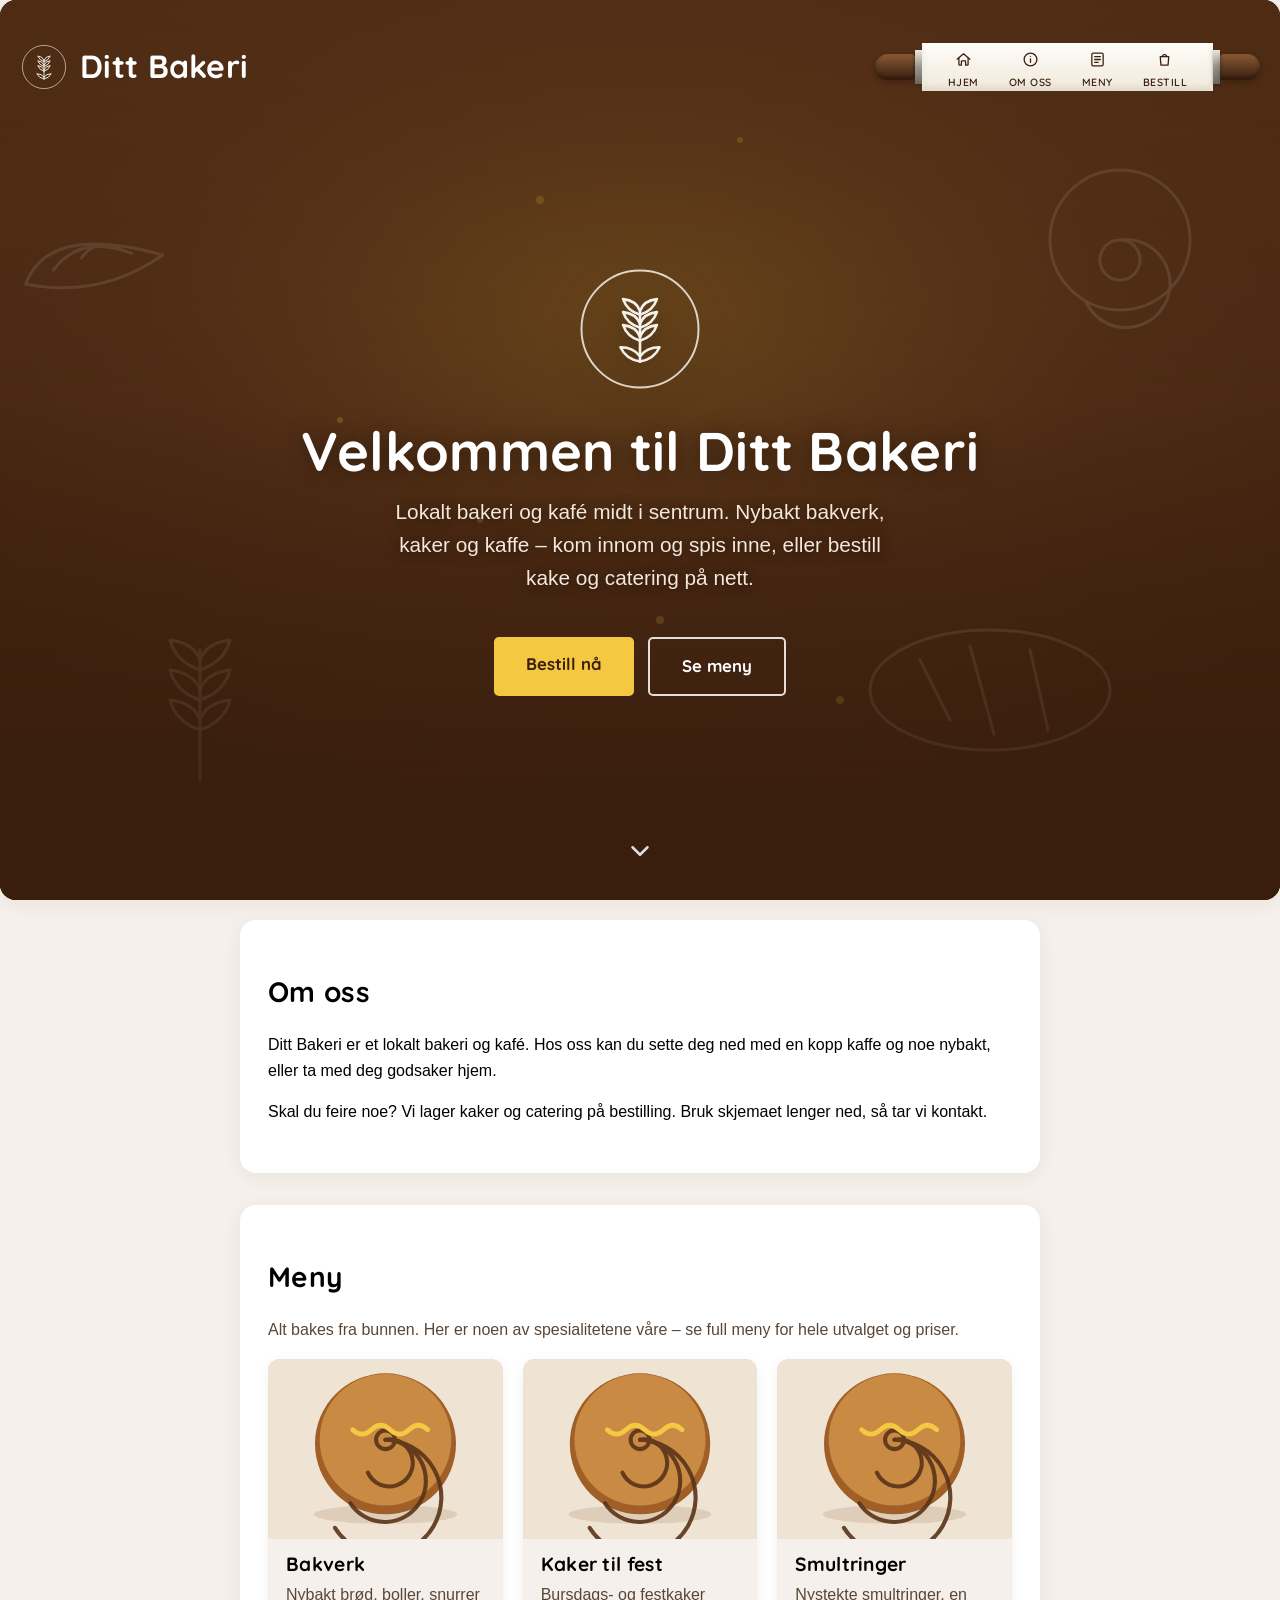
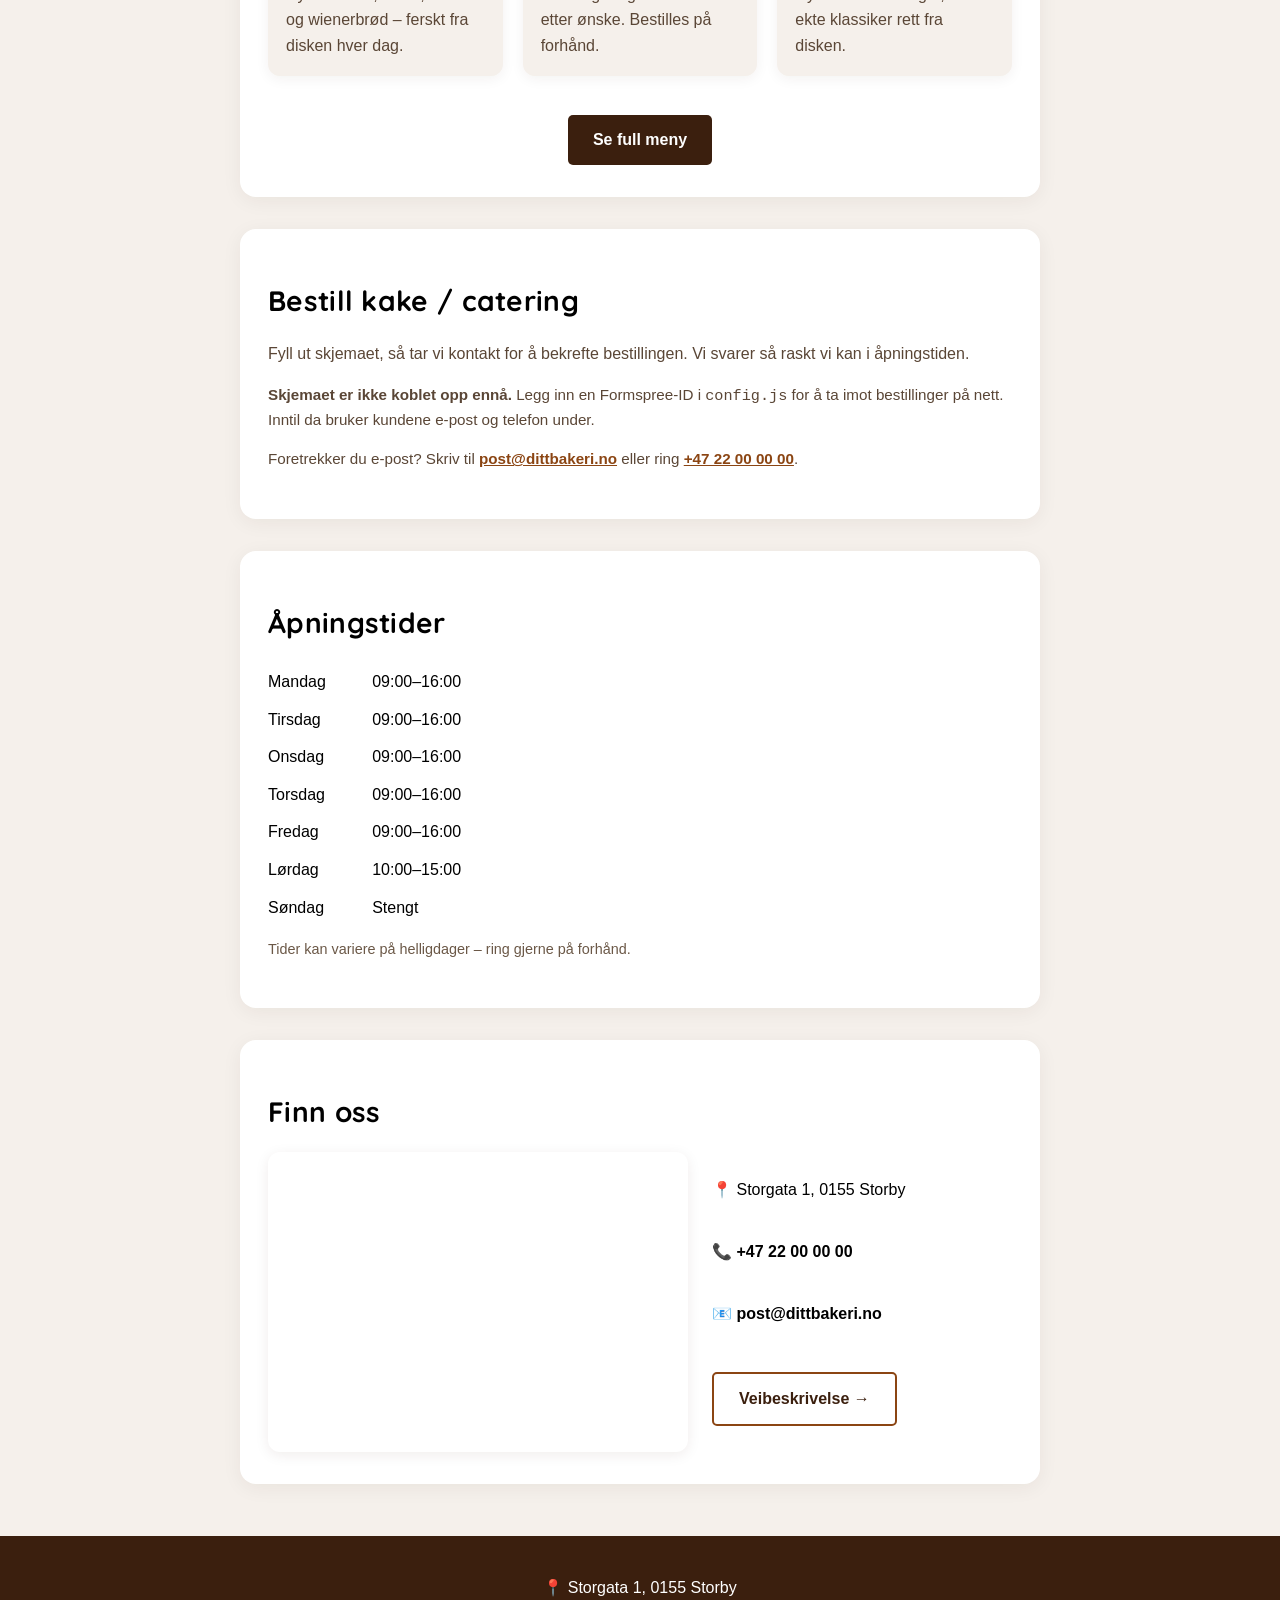
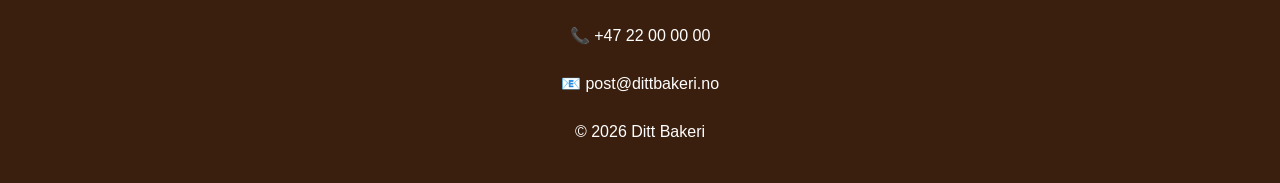
<file: index.html>
<!DOCTYPE html>
<html lang="nb">
<head>
  <meta charset="UTF-8">
  <meta name="viewport" content="width=device-width, initial-scale=1.0">

  <!-- ════════════════════════════════════════════════════════════════════════
       GENERERT BLOKK – ikke skriv kundedata her for hånd.

       Fyll ut config.js, åpne verktoy/publiser.html i nettleseren, og lim inn
       blokka den lager. Head-en MÅ være statisk fordi Facebook, LinkedIn og
       Slack ikke kjører JavaScript når de lager forhåndsvisning av en lenke –
       de leser bare rå HTML. Fylte vi den i kjøretid, ville en deling vise
       malens plassholdertekst i stedet for kundens navn.
       ════════════════════════════════════════════════════════════════════════ -->
  <title>Ditt Bakeri – Bakeri og kafé i Storby</title>
  <meta name="description" content="Ditt Bakeri – lokalt bakeri og kafé. Nybakt bakverk, kaker og kaffe. Spis inne, eller forhåndsbestill kake og catering på nett.">
  <link rel="canonical" href="https://brukernavn.github.io/ditt-bakeri/">
  <link rel="icon" href="Bilder/logo.svg" type="image/svg+xml">
  <meta property="og:type" content="website">
  <meta property="og:site_name" content="Ditt Bakeri">
  <meta property="og:locale" content="nb_NO">
  <meta property="og:title" content="Ditt Bakeri – Bakeri og kafé i Storby">
  <meta property="og:description" content="Nybakt bakverk, kaker og kaffe. Spis inne, eller forhåndsbestill kake og catering på nett.">
  <meta property="og:url" content="https://brukernavn.github.io/ditt-bakeri/">
  <meta property="og:image" content="https://brukernavn.github.io/ditt-bakeri/Bilder/delingsbilde.png">
  <meta property="og:image:width" content="1200">
  <meta property="og:image:height" content="630">
  <meta property="og:image:alt" content="Ditt Bakeri – lokalt bakeri og kafé">
  <meta name="twitter:card" content="summary_large_image">
  <meta name="twitter:image" content="https://brukernavn.github.io/ditt-bakeri/Bilder/delingsbilde.png">
  <script type="application/ld+json">
  {
    "@context": "https://schema.org",
    "@type": "Bakery",
    "@id": "https://brukernavn.github.io/ditt-bakeri/",
    "name": "Ditt Bakeri",
    "url": "https://brukernavn.github.io/ditt-bakeri/",
    "image": "https://brukernavn.github.io/ditt-bakeri/Bilder/delingsbilde.png",
    "telephone": "+47 22 00 00 00",
    "email": "post@dittbakeri.no",
    "priceRange": "$$",
    "servesCuisine": ["Bakverk", "Kaker", "Kaffe"],
    "areaServed": "Storby",
    "address": {
      "@type": "PostalAddress",
      "streetAddress": "Storgata 1",
      "addressLocality": "Storby",
      "postalCode": "0155",
      "addressRegion": "Oslo",
      "addressCountry": "NO"
    },
    "geo": { "@type": "GeoCoordinates", "latitude": 59.9138688, "longitude": 10.7522454 },
    "openingHoursSpecification": [
      { "@type": "OpeningHoursSpecification", "dayOfWeek": ["Monday","Tuesday","Wednesday","Thursday","Friday"], "opens": "09:00", "closes": "16:00" },
      { "@type": "OpeningHoursSpecification", "dayOfWeek": ["Saturday"], "opens": "10:00", "closes": "15:00" }
    ]
  }
  </script>
  <!-- ═══════════════════════ SLUTT GENERERT BLOKK ═══════════════════════ -->

  <link rel="preconnect" href="https://fonts.googleapis.com">
  <link rel="preconnect" href="https://fonts.gstatic.com" crossorigin>
  <link href="https://fonts.googleapis.com/css2?family=Quicksand:wght@500;600;700&display=swap" rel="stylesheet">
  <link rel="stylesheet" href="CSS/style.css">

  <!-- config.js FØR mal.js: mal.js setter fargene på :root med én gang, så du
       aldri ser malens farger blinke før kundens rekker å tre i kraft. -->
  <script src="config.js"></script>
  <script src="JS/mal.js"></script>

  <noscript><style>.reveal{opacity:1;transform:none}</style></noscript>
</head>
<body>
  <a class="skip-link" href="#innhold">Hopp til innhold</a>

  <header class="over-hero">
    <a class="brand" href="#hjem" aria-label="Til toppen">
      <img src="Bilder/logo.svg" data-bak-src="bilder.logo" alt="" class="header-logo" width="48" height="48">
      <h1 data-bak="bedrift.navn">Ditt Bakeri</h1>
    </a>

    <nav class="kjevle-nav" aria-label="Hovednavigasjon">
      <span class="kjevle-handle" aria-hidden="true"></span>
      <span class="kjevle-ring" aria-hidden="true"></span>
      <ul class="kjevle-list">
        <li>
          <a href="#hjem" class="kjevle-link">
            <span class="kjevle-icon-wrap">
              <svg viewBox="0 0 24 24" fill="none" stroke="currentColor" stroke-width="1.8" stroke-linecap="round" stroke-linejoin="round" aria-hidden="true"><path d="M3 11.5 12 4l9 7.5"/><path d="M5.5 10v9a1 1 0 0 0 1 1H9v-5a1 1 0 0 1 1-1h4a1 1 0 0 1 1 1v5h2.5a1 1 0 0 0 1-1v-9"/></svg>
            </span>
            <span class="kjevle-label">Hjem</span>
          </a>
        </li>
        <li>
          <a href="#om-oss" class="kjevle-link">
            <span class="kjevle-icon-wrap">
              <svg viewBox="0 0 24 24" fill="none" stroke="currentColor" stroke-width="1.8" stroke-linecap="round" stroke-linejoin="round" aria-hidden="true"><circle cx="12" cy="12" r="9"/><line x1="12" y1="11" x2="12" y2="16"/><circle cx="12" cy="7.5" r="0.9" fill="currentColor" stroke="none"/></svg>
            </span>
            <span class="kjevle-label">Om oss</span>
          </a>
        </li>
        <li>
          <a href="Meny.html" class="kjevle-link">
            <span class="kjevle-icon-wrap">
              <svg viewBox="0 0 24 24" fill="none" stroke="currentColor" stroke-width="1.8" stroke-linecap="round" stroke-linejoin="round" aria-hidden="true"><rect x="4" y="3" width="16" height="18" rx="2"/><path d="M8 8h8M8 12h8M8 16h5"/></svg>
            </span>
            <span class="kjevle-label">Meny</span>
          </a>
        </li>
        <li>
          <a href="#bestill" class="kjevle-link">
            <span class="kjevle-icon-wrap">
              <svg viewBox="0 0 24 24" fill="none" stroke="currentColor" stroke-width="1.8" stroke-linecap="round" stroke-linejoin="round" aria-hidden="true"><path d="M6 8h12l-1 12H7L6 8z"/><path d="M9 8a3 3 0 0 1 6 0"/></svg>
            </span>
            <span class="kjevle-label">Bestill</span>
          </a>
        </li>
      </ul>
      <span class="kjevle-ring" aria-hidden="true"></span>
      <span class="kjevle-handle" aria-hidden="true"></span>
    </nav>
  </header>

  <section class="hero-full" id="hjem">
    <div class="hero-full__bg" aria-hidden="true"></div>
    <div class="hero-full__content">
      <img src="Bilder/logo.svg" data-bak-src="bilder.logo" alt="" class="hero-full__logo reveal is-visible" width="130" height="130">
      <h2 class="reveal is-visible reveal-delay-1" data-bak="bedrift.heroTittel">Velkommen til Ditt Bakeri</h2>
      <p class="reveal is-visible reveal-delay-2" data-bak="bedrift.heroIngress">Lokalt bakeri og kafé midt i sentrum. Nybakt bakverk, kaker og kaffe – kom innom og spis inne, eller bestill kake og catering på nett.</p>
      <div class="hero-full__cta reveal is-visible reveal-delay-3">
        <a href="#bestill" class="knapp">Bestill nå</a>
        <a href="Meny.html" class="knapp knapp--sekundaer">Se meny</a>
      </div>
    </div>
    <a href="#om-oss" class="scroll-hint" aria-label="Bla ned">
      <svg viewBox="0 0 24 24" fill="none" stroke="currentColor" stroke-width="2" stroke-linecap="round" stroke-linejoin="round" aria-hidden="true"><polyline points="6 9 12 15 18 9"/></svg>
    </a>
  </section>

  <main id="innhold">

    <!-- ===== OM OSS ===== -->
    <section class="reveal" id="om-oss">
      <h2>Om oss</h2>
      <div data-bak-avsnitt="bedrift.omOss">
        <p>Ditt Bakeri er et lokalt bakeri og kafé. Hos oss kan du sette deg ned med en kopp kaffe og noe nybakt, eller ta med deg godsaker hjem.</p>
        <p>Skal du feire noe? Vi lager kaker og catering på bestilling. Bruk skjemaet lenger ned, så tar vi kontakt.</p>
      </div>
    </section>

    <!-- ===== MENY (smakebit) =====
         Kortene bygges fra config.produkter. Innholdet under er fallback
         som vises hvis JavaScript er slått av. -->
    <section class="reveal" id="meny">
      <h2>Meny</h2>
      <p class="seksjon-ingress">Alt bakes fra bunnen. Her er noen av spesialitetene våre – se full meny for hele utvalget og priser.</p>

      <div class="produkt-grid">
        <article class="produkt-kort">
          <img src="Bilder/produkt.svg" alt="Ferskt bakverk i disken" class="produkt-bilde" width="800" height="800" loading="lazy">
          <h3>Bakverk</h3>
          <p>Nybakt brød, boller, snurrer og wienerbrød – ferskt fra disken hver dag.</p>
        </article>
        <article class="produkt-kort">
          <img src="Bilder/produkt.svg" alt="Kake pyntet til fest" class="produkt-bilde" width="800" height="800" loading="lazy">
          <h3>Kaker til fest</h3>
          <p>Bursdags- og festkaker etter ønske. Bestilles på forhånd.</p>
        </article>
        <article class="produkt-kort">
          <img src="Bilder/produkt.svg" alt="Nystekte smultringer" class="produkt-bilde" width="800" height="800" loading="lazy">
          <h3>Smultringer</h3>
          <p>Nystekte smultringer, en ekte klassiker rett fra disken.</p>
        </article>
      </div>

      <div class="meny-cta">
        <a href="Meny.html" class="knapp">Se full meny</a>
      </div>
    </section>

    <!-- ===== BESTILLING =====
         Skjemaets action/_next/_subject settes fra config.bestilling.
         Uten Formspree-ID skjules skjemaet, og e-post/telefon vises i stedet –
         bedre enn et skjema som stille kaster bestillingene i havet. -->
    <section class="reveal" id="bestill">
      <h2>Bestill kake / catering</h2>
      <p class="seksjon-ingress">Fyll ut skjemaet, så tar vi kontakt for å bekrefte bestillingen. Vi svarer så raskt vi kan i åpningstiden.</p>

      <p class="skjema-fallback" data-bak-skjema-mangler hidden>
        <strong>Skjemaet er ikke koblet opp ennå.</strong> Legg inn en Formspree-ID i
        <code>config.js</code> for å ta imot bestillinger på nett. Inntil da bruker
        kundene e-post og telefon under.
      </p>

      <form class="bestill-skjema" action="" method="POST">
        <input type="hidden" name="_subject" value="Ny bestilling fra nettsiden">
        <input type="hidden" name="_next" value="takk.html">

        <div class="skjema-rad">
          <div class="skjema-felt">
            <label for="navn">Navn</label>
            <input type="text" id="navn" name="Navn" autocomplete="name" placeholder="Ola Nordmann" required>
          </div>
          <div class="skjema-felt">
            <label for="telefon">Telefon</label>
            <input type="tel" id="telefon" name="Telefon" autocomplete="tel" placeholder="+47 400 00 000" required>
          </div>
        </div>

        <div class="skjema-rad">
          <div class="skjema-felt">
            <label for="epost">E-post</label>
            <input type="email" id="epost" name="email" autocomplete="email" placeholder="din@epost.no">
          </div>
          <div class="skjema-felt">
            <label for="type">Hva gjelder det?</label>
            <select id="type" name="Type">
              <option value="Kake">Kake</option>
              <option value="Catering">Catering</option>
              <option value="Annet">Annet</option>
            </select>
          </div>
        </div>

        <div class="skjema-rad">
          <div class="skjema-felt">
            <label for="antall">Antall / anledning</label>
            <input type="text" id="antall" name="Antall/anledning" placeholder="F.eks. 20 personer, bursdag">
          </div>
          <div class="skjema-felt">
            <label for="dato">Ønsket dato</label>
            <input type="date" id="dato" name="Dato">
          </div>
        </div>

        <div class="skjema-felt">
          <label for="melding">Detaljer / ønsker</label>
          <textarea id="melding" name="Melding" rows="4" placeholder="Fortell hva du ønsker deg – smak, størrelse, tekst på kaken, allergier osv."></textarea>
        </div>

        <button type="submit" class="knapp">Send bestilling</button>
      </form>

      <p class="skjema-fallback">Foretrekker du e-post? Skriv til
        <a class="kontakt-lenke" data-bak-epost="kontakt.epost" data-bak="kontakt.epost" href="mailto:post@dittbakeri.no">post@dittbakeri.no</a>
        eller ring <a class="kontakt-lenke" data-bak-tel="kontakt.telefonTel" data-bak="kontakt.telefon" href="tel:+4722000000">+47 22 00 00 00</a>.
      </p>
    </section>

    <!-- ===== ÅPNINGSTIDER =====
         Tabellen bygges fra config.apningstider – samme kilde som JSON-LD i
         head-en, så tidene kan aldri komme i utakt med hverandre. -->
    <section class="reveal" id="apningstider">
      <h2>Åpningstider</h2>
      <table class="apningstider">
        <tr><th scope="row">Mandag</th><td>09:00–16:00</td></tr>
        <tr><th scope="row">Tirsdag</th><td>09:00–16:00</td></tr>
        <tr><th scope="row">Onsdag</th><td>09:00–16:00</td></tr>
        <tr><th scope="row">Torsdag</th><td>09:00–16:00</td></tr>
        <tr><th scope="row">Fredag</th><td>09:00–16:00</td></tr>
        <tr><th scope="row">Lørdag</th><td>10:00–15:00</td></tr>
        <tr><th scope="row">Søndag</th><td>Stengt</td></tr>
      </table>
      <p class="apningstider-note" data-bak="apningstider.note">Tider kan variere på helligdager – ring gjerne på forhånd.</p>
    </section>

    <!-- ===== KART & KONTAKT ===== -->
    <section class="reveal" id="kontakt">
      <h2>Finn oss</h2>
      <div class="kontakt-grid">
        <div class="kart">
          <iframe title="Kart" src="" loading="lazy" referrerpolicy="no-referrer-when-downgrade" allowfullscreen></iframe>
        </div>
        <div class="kontakt-info">
          <p><span aria-hidden="true">📍</span> <span class="sr-only">Adresse:</span> <span data-bak-adresse>Storgata 1, 0155 Storby</span></p>
          <p><span aria-hidden="true">📞</span> <span class="sr-only">Telefon:</span> <a class="kontakt-lenke" data-bak-tel="kontakt.telefonTel" data-bak="kontakt.telefon" href="tel:+4722000000">+47 22 00 00 00</a></p>
          <p><span aria-hidden="true">📧</span> <span class="sr-only">E-post:</span> <a class="kontakt-lenke" data-bak-epost="kontakt.epost" data-bak="kontakt.epost" href="mailto:post@dittbakeri.no">post@dittbakeri.no</a></p>
          <p>
            <a class="knapp knapp--sekundaer" data-bak-veibeskrivelse href="#" target="_blank" rel="noopener noreferrer">Veibeskrivelse →</a>
          </p>
        </div>
      </div>
    </section>

  </main>

  <footer>
    <p><span aria-hidden="true">📍</span> <span class="sr-only">Adresse:</span> <span data-bak-adresse>Storgata 1, 0155 Storby</span></p>
    <p><span aria-hidden="true">📞</span> <span class="sr-only">Telefon:</span> <a class="kontakt-lenke" data-bak-tel="kontakt.telefonTel" data-bak="kontakt.telefon" href="tel:+4722000000">+47 22 00 00 00</a></p>
    <p><span aria-hidden="true">📧</span> <span class="sr-only">E-post:</span> <a class="kontakt-lenke" data-bak-epost="kontakt.epost" data-bak="kontakt.epost" href="mailto:post@dittbakeri.no">post@dittbakeri.no</a></p>
    <p>© <span data-bak="bedrift.aarstall">2026</span> <span data-bak="bedrift.navn">Ditt Bakeri</span></p>
    <span data-bak-sosialt></span>
  </footer>

  <script src="JS/main.js"></script>
</body>
</html>
</file>
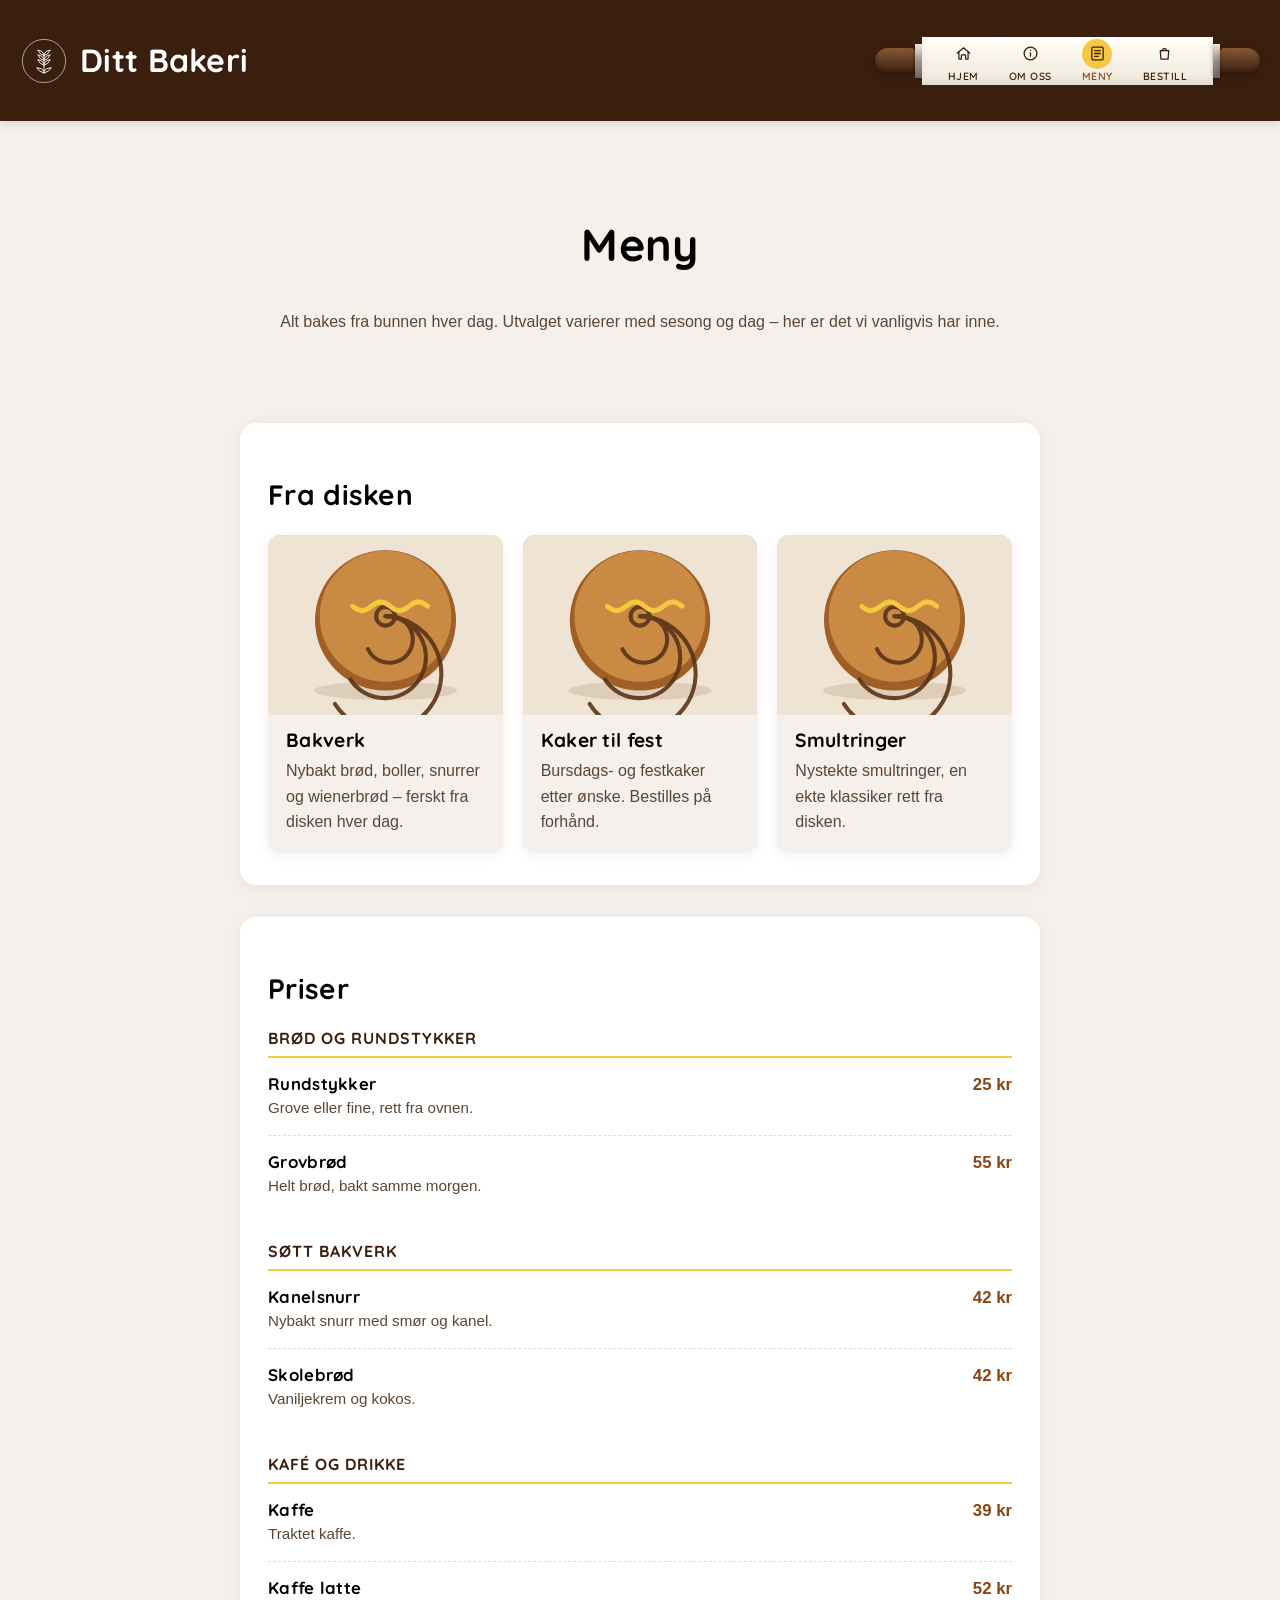
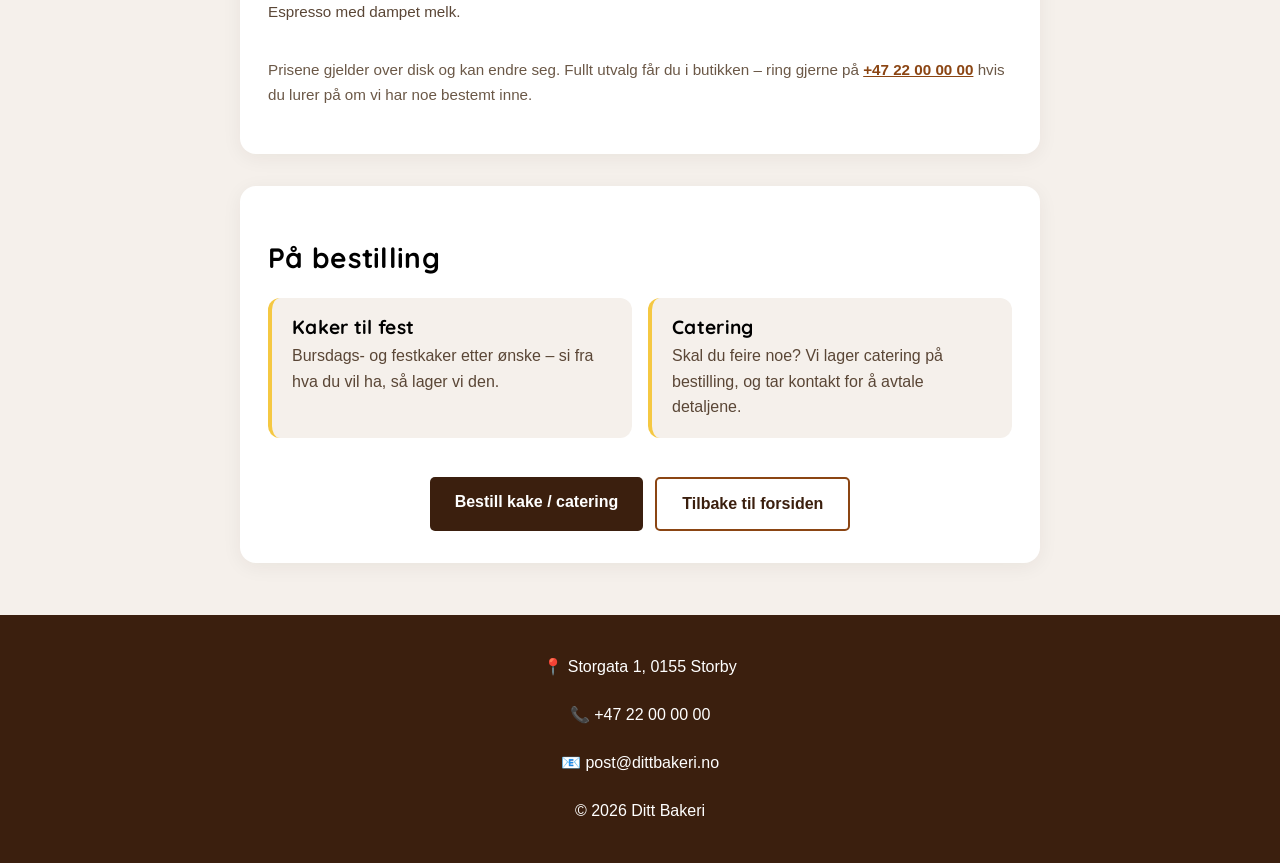
<file: Meny.html>
<!DOCTYPE html>
<html lang="nb">
<head>
  <meta charset="UTF-8">
  <meta name="viewport" content="width=device-width, initial-scale=1.0">

  <!-- ════════════════════════════════════════════════════════════════════════
       GENERERT BLOKK – lages av verktoy/publiser.html fra config.js.
       Se forklaringen i index.html.

       Merk: står config.side.menyNoindex = true, legger verktøyet inn
       <meta name="robots" content="noindex, follow"> her. Bruk det mens menyen
       inneholder plassholderpriser, så ingen googler seg fram til tall som
       ikke stemmer.
       ════════════════════════════════════════════════════════════════════════ -->
  <title>Meny – Ditt Bakeri</title>
  <meta name="description" content="Menyen hos Ditt Bakeri: brød og rundstykker, søtt bakverk, kaker, kaffe og catering. Alt bakes fra bunnen hver dag.">
  <link rel="canonical" href="https://brukernavn.github.io/ditt-bakeri/Meny.html">
  <link rel="icon" href="Bilder/logo.svg" type="image/svg+xml">
  <meta property="og:type" content="website">
  <meta property="og:site_name" content="Ditt Bakeri">
  <meta property="og:locale" content="nb_NO">
  <meta property="og:title" content="Meny – Ditt Bakeri">
  <meta property="og:description" content="Brød og rundstykker, søtt bakverk, kaker, kaffe og catering.">
  <meta property="og:url" content="https://brukernavn.github.io/ditt-bakeri/Meny.html">
  <meta property="og:image" content="https://brukernavn.github.io/ditt-bakeri/Bilder/delingsbilde.png">
  <meta property="og:image:width" content="1200">
  <meta property="og:image:height" content="630">
  <meta property="og:image:alt" content="Ditt Bakeri – lokalt bakeri og kafé">
  <meta name="twitter:card" content="summary_large_image">
  <meta name="twitter:image" content="https://brukernavn.github.io/ditt-bakeri/Bilder/delingsbilde.png">
  <!-- ═══════════════════════ SLUTT GENERERT BLOKK ═══════════════════════ -->

  <link rel="preconnect" href="https://fonts.googleapis.com">
  <link rel="preconnect" href="https://fonts.gstatic.com" crossorigin>
  <link href="https://fonts.googleapis.com/css2?family=Quicksand:wght@500;600;700&display=swap" rel="stylesheet">
  <link rel="stylesheet" href="CSS/style.css">

  <script src="config.js"></script>
  <script src="JS/mal.js"></script>

  <noscript><style>.reveal{opacity:1;transform:none}</style></noscript>
</head>
<body>
  <a class="skip-link" href="#innhold">Hopp til innhold</a>

  <header>
    <a class="brand" href="index.html" aria-label="Til forsiden">
      <img src="Bilder/logo.svg" data-bak-src="bilder.logo" alt="" class="header-logo" width="48" height="48">
      <h1 data-bak="bedrift.navn">Ditt Bakeri</h1>
    </a>

    <nav class="kjevle-nav" aria-label="Hovednavigasjon">
      <span class="kjevle-handle" aria-hidden="true"></span>
      <span class="kjevle-ring" aria-hidden="true"></span>
      <ul class="kjevle-list">
        <li>
          <a href="index.html#hjem" class="kjevle-link">
            <span class="kjevle-icon-wrap">
              <svg viewBox="0 0 24 24" fill="none" stroke="currentColor" stroke-width="1.8" stroke-linecap="round" stroke-linejoin="round" aria-hidden="true"><path d="M3 11.5 12 4l9 7.5"/><path d="M5.5 10v9a1 1 0 0 0 1 1H9v-5a1 1 0 0 1 1-1h4a1 1 0 0 1 1 1v5h2.5a1 1 0 0 0 1-1v-9"/></svg>
            </span>
            <span class="kjevle-label">Hjem</span>
          </a>
        </li>
        <li>
          <a href="index.html#om-oss" class="kjevle-link">
            <span class="kjevle-icon-wrap">
              <svg viewBox="0 0 24 24" fill="none" stroke="currentColor" stroke-width="1.8" stroke-linecap="round" stroke-linejoin="round" aria-hidden="true"><circle cx="12" cy="12" r="9"/><line x1="12" y1="11" x2="12" y2="16"/><circle cx="12" cy="7.5" r="0.9" fill="currentColor" stroke="none"/></svg>
            </span>
            <span class="kjevle-label">Om oss</span>
          </a>
        </li>
        <li>
          <a href="Meny.html" class="kjevle-link" aria-current="page">
            <span class="kjevle-icon-wrap">
              <svg viewBox="0 0 24 24" fill="none" stroke="currentColor" stroke-width="1.8" stroke-linecap="round" stroke-linejoin="round" aria-hidden="true"><rect x="4" y="3" width="16" height="18" rx="2"/><path d="M8 8h8M8 12h8M8 16h5"/></svg>
            </span>
            <span class="kjevle-label">Meny</span>
          </a>
        </li>
        <li>
          <a href="index.html#bestill" class="kjevle-link">
            <span class="kjevle-icon-wrap">
              <svg viewBox="0 0 24 24" fill="none" stroke="currentColor" stroke-width="1.8" stroke-linecap="round" stroke-linejoin="round" aria-hidden="true"><path d="M6 8h12l-1 12H7L6 8z"/><path d="M9 8a3 3 0 0 1 6 0"/></svg>
            </span>
            <span class="kjevle-label">Bestill</span>
          </a>
        </li>
      </ul>
      <span class="kjevle-ring" aria-hidden="true"></span>
      <span class="kjevle-handle" aria-hidden="true"></span>
    </nav>
  </header>

  <main id="innhold">

    <section class="hero">
      <h2>Meny</h2>
      <p class="seksjon-ingress" data-bak="meny.ingress">Alt bakes fra bunnen hver dag. Utvalget varierer med sesong og dag – her er det vi vanligvis har inne.</p>
    </section>

    <!-- ===== FRA DISKEN: visuell smakebit (config.produkter) ===== -->
    <section class="reveal">
      <h2>Fra disken</h2>
      <div class="produkt-grid">
        <article class="produkt-kort">
          <img src="Bilder/produkt.svg" alt="Ferskt bakverk i disken" class="produkt-bilde" width="800" height="800" loading="lazy">
          <h3>Bakverk</h3>
          <p>Nybakt brød, boller, snurrer og wienerbrød – ferskt fra disken hver dag.</p>
        </article>
        <article class="produkt-kort">
          <img src="Bilder/produkt.svg" alt="Kake pyntet til fest" class="produkt-bilde" width="800" height="800" loading="lazy">
          <h3>Kaker til fest</h3>
          <p>Bursdags- og festkaker etter ønske. Bestilles på forhånd.</p>
        </article>
        <article class="produkt-kort">
          <img src="Bilder/produkt.svg" alt="Nystekte smultringer" class="produkt-bilde" width="800" height="800" loading="lazy">
          <h3>Smultringer</h3>
          <p>Nystekte smultringer, en ekte klassiker rett fra disken.</p>
        </article>
      </div>
    </section>

    <!-- ===== PRISER =====
         Bygges i sin helhet fra config.meny.grupper.

         SLIK UTVIDER DU MENYEN – i config.js, ikke her:
           Ny kategori: legg til et objekt i meny.grupper[]
           Ny vare:     legg til et objekt i den kategoriens varer[]
         Layouten følger automatisk, uansett hvor mange varer og kategorier
         som kommer til. Ingen CSS-endring nødvendig.

         Vil du ikke vise priser i det hele tatt: sett pris: '' på hver vare. -->
    <section class="reveal" id="priser">
      <h2>Priser</h2>

      <div data-bak-prisliste>
        <div class="menygruppe">
          <h3 class="menygruppe__tittel">Søtt bakverk</h3>
          <ul class="prisliste">
            <li class="prisrad">
              <div class="prisrad__vare">
                <h4>Kanelsnurr</h4>
                <p>Nybakt snurr med smør og kanel.</p>
              </div>
              <span class="pris">42 kr</span>
            </li>
          </ul>
        </div>
      </div>

      <p class="meny-note" data-bak-rik="meny.note">Prisene gjelder over disk og kan endre seg. Fullt utvalg får du i butikken.</p>
    </section>

    <!-- ===== PÅ BESTILLING (config.meny.paaBestilling) ===== -->
    <section class="reveal">
      <h2>På bestilling</h2>
      <ul class="meny-kategorier" data-bak-bestilling>
        <li class="meny-kategori">
          <h3>Kaker til fest</h3>
          <p>Bursdags- og festkaker etter ønske – si fra hva du vil ha, så lager vi den.</p>
        </li>
        <li class="meny-kategori">
          <h3>Catering</h3>
          <p>Skal du feire noe? Vi lager catering på bestilling, og tar kontakt for å avtale detaljene.</p>
        </li>
      </ul>

      <div class="meny-cta">
        <a href="index.html#bestill" class="knapp">Bestill kake / catering</a>
        <a href="index.html" class="knapp knapp--sekundaer">Tilbake til forsiden</a>
      </div>
    </section>

  </main>

  <footer>
    <p><span aria-hidden="true">📍</span> <span class="sr-only">Adresse:</span> <span data-bak-adresse>Storgata 1, 0155 Storby</span></p>
    <p><span aria-hidden="true">📞</span> <span class="sr-only">Telefon:</span> <a class="kontakt-lenke" data-bak-tel="kontakt.telefonTel" data-bak="kontakt.telefon" href="tel:+4722000000">+47 22 00 00 00</a></p>
    <p><span aria-hidden="true">📧</span> <span class="sr-only">E-post:</span> <a class="kontakt-lenke" data-bak-epost="kontakt.epost" data-bak="kontakt.epost" href="mailto:post@dittbakeri.no">post@dittbakeri.no</a></p>
    <p>© <span data-bak="bedrift.aarstall">2026</span> <span data-bak="bedrift.navn">Ditt Bakeri</span></p>
    <span data-bak-sosialt></span>
  </footer>

  <script src="JS/main.js"></script>
</body>
</html>
</file>
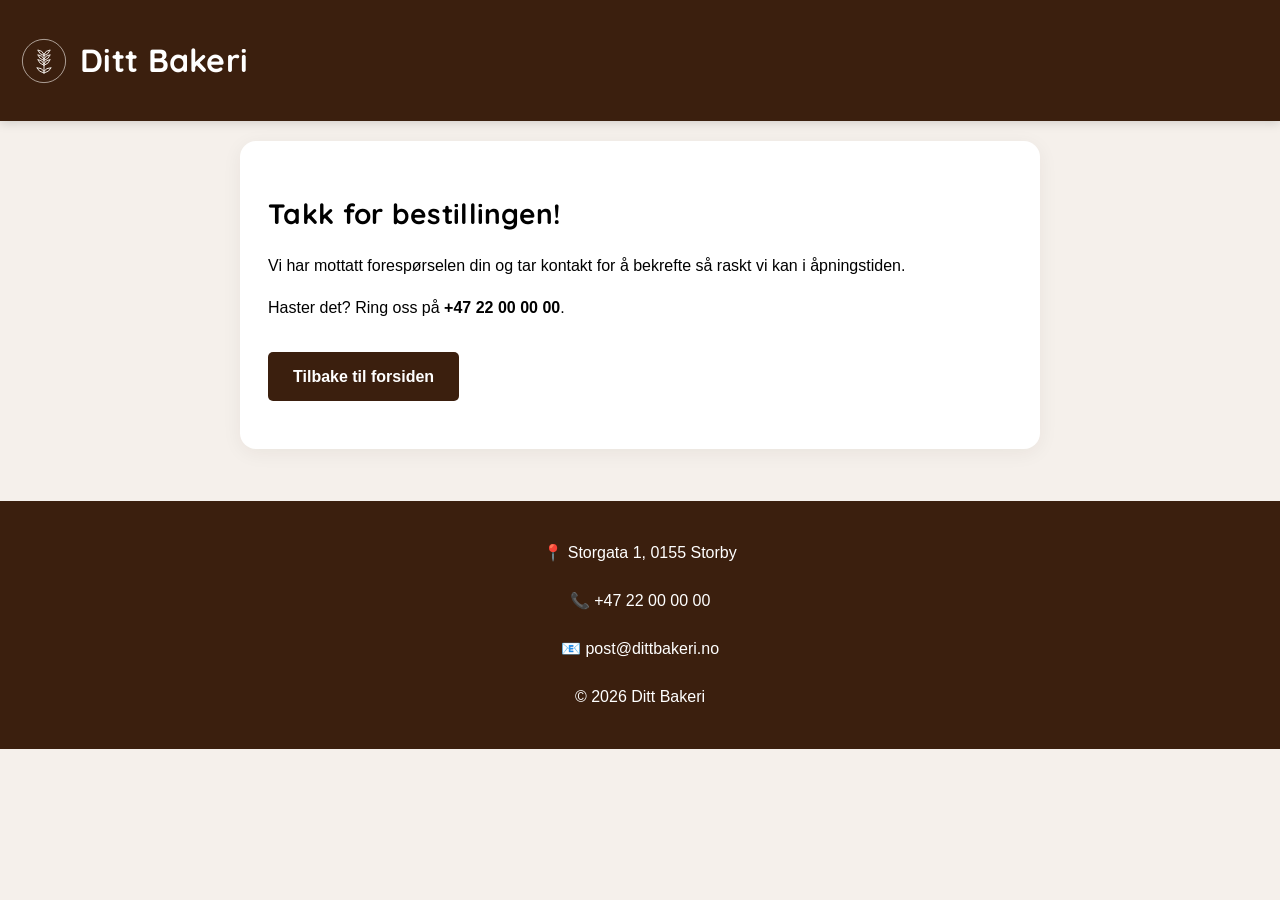
<file: takk.html>
<!DOCTYPE html>
<html lang="nb">
<head>
  <meta charset="UTF-8">
  <meta name="viewport" content="width=device-width, initial-scale=1.0">

  <!-- ═══ GENERERT BLOKK – lages av verktoy/publiser.html fra config.js ═══ -->
  <title>Takk – Ditt Bakeri</title>
  <meta name="description" content="Takk for bestillingen. Vi tar kontakt for å bekrefte.">
  <meta name="robots" content="noindex, follow">
  <link rel="icon" href="Bilder/logo.svg" type="image/svg+xml">
  <!-- ═══════════════════ SLUTT GENERERT BLOKK ═══════════════════ -->

  <link rel="preconnect" href="https://fonts.googleapis.com">
  <link rel="preconnect" href="https://fonts.gstatic.com" crossorigin>
  <link href="https://fonts.googleapis.com/css2?family=Quicksand:wght@500;600;700&display=swap" rel="stylesheet">
  <link rel="stylesheet" href="CSS/style.css">

  <script src="config.js"></script>
  <script src="JS/mal.js"></script>
</head>
<body>
  <a class="skip-link" href="#innhold">Hopp til innhold</a>

  <header>
    <a class="brand" href="index.html" aria-label="Til forsiden">
      <img src="Bilder/logo.svg" data-bak-src="bilder.logo" alt="" class="header-logo" width="48" height="48">
      <h1 data-bak="bedrift.navn">Ditt Bakeri</h1>
    </a>
  </header>

  <main id="innhold">
    <!-- Ingen .reveal her: denne siden er en kvittering og MÅ vises selv om
         JavaScript feiler. .reveal starter på opacity:0, så en kvittering med
         den klassen blir usynlig hvis scriptet ikke kjører. -->
    <section>
      <h2>Takk for bestillingen!</h2>
      <p>Vi har mottatt forespørselen din og tar kontakt for å bekrefte så raskt vi kan i åpningstiden.</p>
      <p>Haster det? Ring oss på
        <a class="kontakt-lenke" data-bak-tel="kontakt.telefonTel" data-bak="kontakt.telefon" href="tel:+4722000000">+47 22 00 00 00</a>.
      </p>
      <p><a class="knapp" href="index.html">Tilbake til forsiden</a></p>
    </section>
  </main>

  <footer>
    <p><span aria-hidden="true">📍</span> <span class="sr-only">Adresse:</span> <span data-bak-adresse>Storgata 1, 0155 Storby</span></p>
    <p><span aria-hidden="true">📞</span> <span class="sr-only">Telefon:</span> <a class="kontakt-lenke" data-bak-tel="kontakt.telefonTel" data-bak="kontakt.telefon" href="tel:+4722000000">+47 22 00 00 00</a></p>
    <p><span aria-hidden="true">📧</span> <span class="sr-only">E-post:</span> <a class="kontakt-lenke" data-bak-epost="kontakt.epost" data-bak="kontakt.epost" href="mailto:post@dittbakeri.no">post@dittbakeri.no</a></p>
    <p>© <span data-bak="bedrift.aarstall">2026</span> <span data-bak="bedrift.navn">Ditt Bakeri</span></p>
    <span data-bak-sosialt></span>
  </footer>

  <script src="JS/main.js"></script>
</body>
</html>
</file>
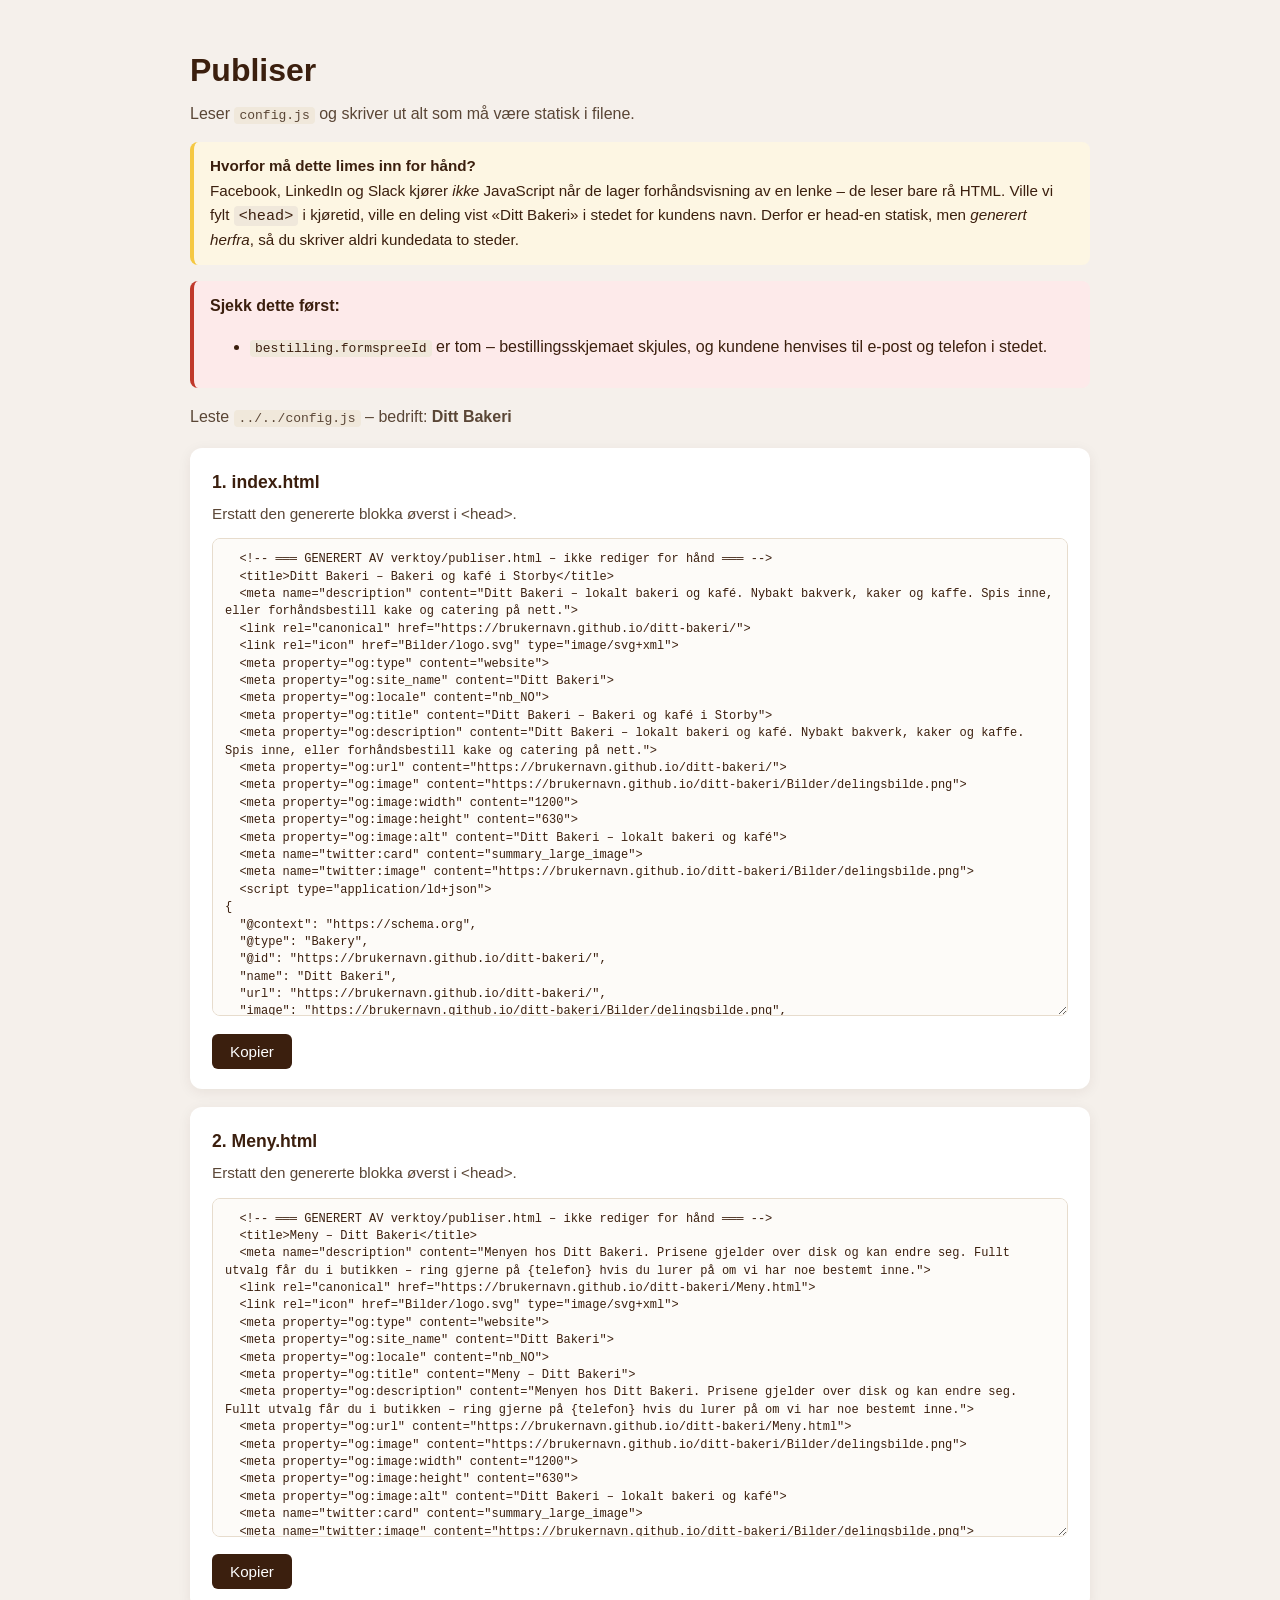
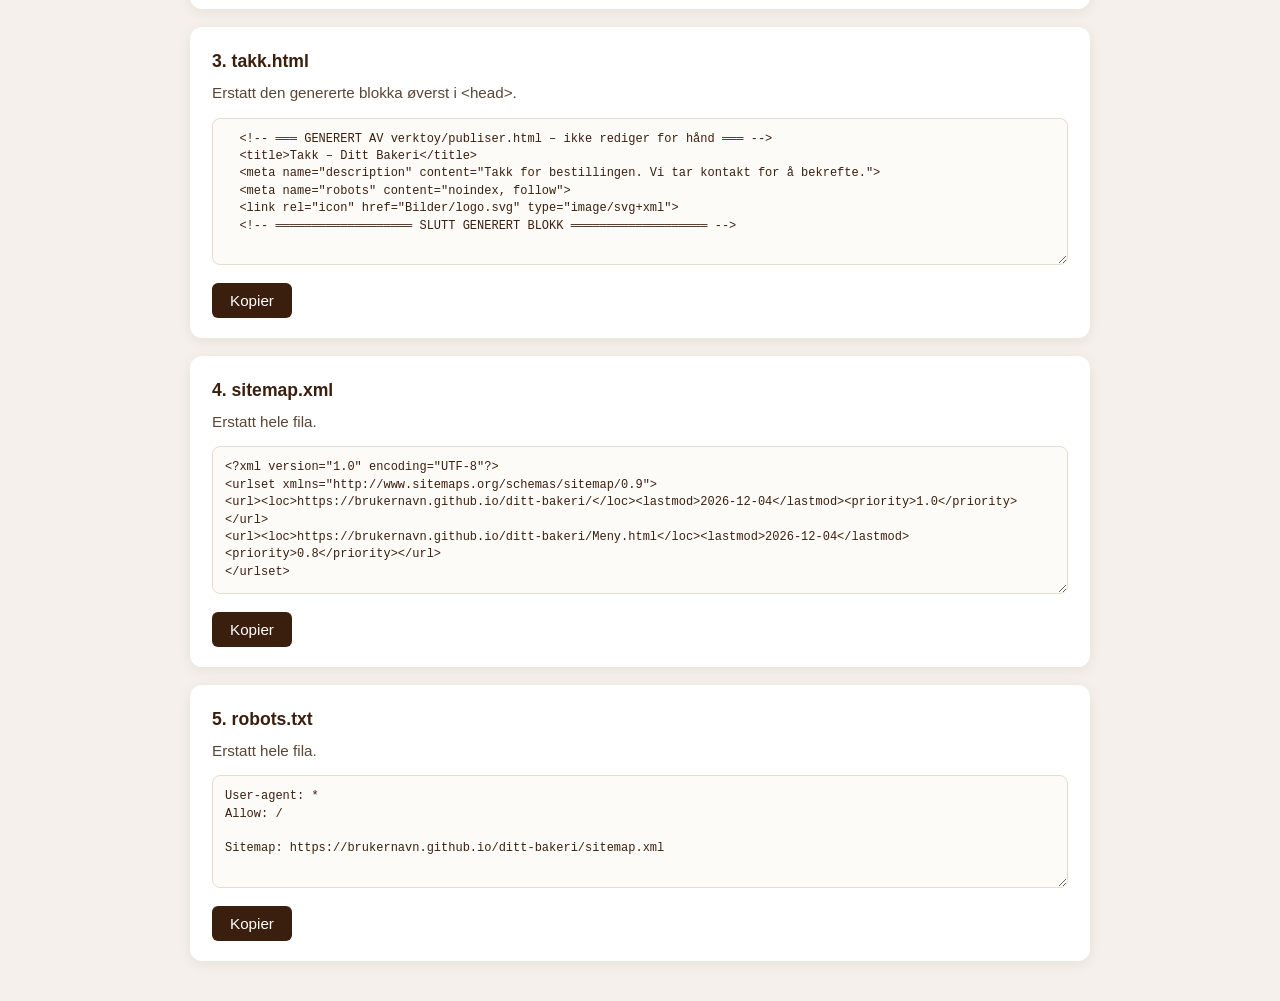
<file: verktoy/publiser.html>
<!DOCTYPE html>
<html lang="nb">
<head>
  <meta charset="UTF-8">
  <meta name="viewport" content="width=device-width, initial-scale=1.0">
  <title>Publiser – bakeri-mal</title>
  <style>
    :root { color-scheme: light dark; }
    body {
      font-family: 'Segoe UI', Roboto, Helvetica, Arial, sans-serif;
      line-height: 1.6; max-width: 900px; margin: 0 auto; padding: 24px;
      background: #f5f0eb; color: #3b1f0e;
    }
    h1 { margin-bottom: 4px; }
    .ingress { color: #5a4636; margin-top: 0; }
    .steg {
      background: #fff; border-radius: 12px; padding: 20px 22px; margin: 18px 0;
      box-shadow: 0 3px 14px rgba(59,31,14,.07);
    }
    .steg h2 { margin: 0 0 6px; font-size: 1.1rem; }
    .steg p { margin: 0 0 12px; color: #5a4636; font-size: .95rem; }
    textarea {
      width: 100%; box-sizing: border-box; font-family: ui-monospace, Consolas, monospace;
      font-size: 12px; line-height: 1.45; padding: 12px; border: 1px solid #e7dccd;
      border-radius: 8px; background: #fdfbf8; color: #3b1f0e; resize: vertical;
    }
    button {
      margin-top: 10px; padding: 9px 18px; background: #3b1f0e; color: #fff;
      border: 0; border-radius: 6px; cursor: pointer; font-size: .95rem;
    }
    button:hover { background: #8B4513; }
    .ok { color: #1c6b3a; font-weight: 600; }
    .feil {
      background: #fdeaea; border-left: 4px solid #c0392b; padding: 12px 16px;
      border-radius: 8px; margin: 16px 0;
    }
    .merk {
      background: #fdf6e3; border-left: 4px solid #f5c842; padding: 12px 16px;
      border-radius: 8px; margin: 16px 0; font-size: .95rem;
    }
    code { background: #f0e8db; padding: 1px 5px; border-radius: 4px; }
  </style>
</head>
<body>
  <h1>Publiser</h1>
  <p class="ingress">Leser <code>config.js</code> og skriver ut alt som må være statisk i filene.</p>

  <div class="merk">
    <strong>Hvorfor må dette limes inn for hånd?</strong><br>
    Facebook, LinkedIn og Slack kjører <em>ikke</em> JavaScript når de lager forhåndsvisning
    av en lenke – de leser bare rå HTML. Ville vi fylt <code>&lt;head&gt;</code> i kjøretid,
    ville en deling vist «Ditt Bakeri» i stedet for kundens navn. Derfor er head-en statisk,
    men <em>generert herfra</em>, så du skriver aldri kundedata to steder.
  </div>

  <div id="feil"></div>
  <div id="ut"></div>

  <script>
  /* Finn RIKTIG config.js.

     I et kundeprosjekt er malen en submodule, så denne fila ligger på
     mal/verktoy/publiser.html og kundens config er TO nivåer opp.
     I malen selv ligger den på verktoy/publiser.html og malens egen config
     er ETT nivå opp.

     Vi prøver kundens først. Finnes den ikke, faller vi tilbake til malens.
     Uten dette ville verktøyet i et kundeprosjekt lest malens generiske
     config og generert «Ditt Bakeri»-tagger til kunden. */
  (function () {
    function last(sti) {
      return new Promise(function (ok, nei) {
        var s = document.createElement('script');
        s.src = sti;
        s.onload = function () { ok(sti); };
        s.onerror = function () { nei(sti); };
        document.head.appendChild(s);
      });
    }
    window.CONFIG_KLAR = last('../../config.js')
      .catch(function () { return last('../config.js'); })
      .then(function (sti) { return last('../JS/mal.js').then(function () { return sti; }); });
  })();
  </script>
  <script>
  (function () {
    'use strict';
    var ut = document.getElementById('ut');
    var feil = document.getElementById('feil');

    window.CONFIG_KLAR.then(function (configSti) {
      var M = window.MAL;
      if (!M || !window.BAKERI) throw new Error('config lastet, men window.BAKERI mangler');
      tegn(M, configSti);
    })['catch'](function () {
      feil.innerHTML = '<div class="feil"><strong>Fant ikke config.js.</strong> ' +
        'Åpne denne fila der den ligger i prosjektet (<code>mal/verktoy/publiser.html</code> ' +
        'i et kundeprosjekt), ikke løsrevet.</div>';
    });

    function tegn(M, configSti) {
    var hent = M.hent, esc = M.esc, abs = M.abs;

    // --- Advar om ting som ofte glemmes ---------------------------------
    var advarsler = [];
    if (!/^https?:\/\/.+\/$/.test(hent('side.url', ''))) {
      advarsler.push('<code>side.url</code> må være en full URL som slutter med skråstrek, ' +
        'f.eks. <code>https://brukernavn.github.io/kunde/</code>. Ellers blir canonical og ' +
        'og:image feil.');
    }
    if (!hent('bestilling.formspreeId')) {
      advarsler.push('<code>bestilling.formspreeId</code> er tom – bestillingsskjemaet skjules, ' +
        'og kundene henvises til e-post og telefon i stedet.');
    }
    if (/\.svg$/i.test(hent('bilder.delingsbilde', ''))) {
      advarsler.push('<code>bilder.delingsbilde</code> peker på en SVG. <strong>Facebook godtar ' +
        'ikke SVG</strong> – bruk PNG eller JPG på 1200×630, ellers blir delingen uten bilde.');
    }
    if (advarsler.length) {
      feil.innerHTML = '<div class="feil"><strong>Sjekk dette først:</strong><ul><li>' +
        advarsler.join('</li><li>') + '</li></ul></div>';
    }

    // --- Byggeklosser ----------------------------------------------------
    var navn = hent('bedrift.navn');
    var url = abs('');
    var delingsbilde = abs(hent('bilder.delingsbilde'));
    var logo = hent('bilder.logo');
    var a = hent('kontakt.adresse', {});
    var geo = hent('kontakt.geo', {});

    function jsonLd() {
      var d = {
        '@context': 'https://schema.org',
        '@type': 'Bakery',
        '@id': url,
        name: navn,
        url: url,
        image: delingsbilde,
        telephone: hent('kontakt.telefon'),
        email: hent('kontakt.epost'),
        priceRange: hent('bedrift.priceRange', '$$'),
        servesCuisine: hent('bedrift.serverer', []),
        areaServed: hent('bedrift.omraade'),
        address: {
          '@type': 'PostalAddress',
          streetAddress: a.gate,
          addressLocality: a.sted,
          postalCode: a.postnr,
          addressRegion: a.region,
          addressCountry: a.land
        },
        geo: { '@type': 'GeoCoordinates', latitude: geo.lat, longitude: geo.lng },
        // Utledes fra SAMME config.apningstider som HTML-tabellen på siden,
        // så tidene kan aldri komme i utakt med hverandre.
        openingHoursSpecification: M.apningstidGrupper().map(function (g) {
          return {
            '@type': 'OpeningHoursSpecification',
            dayOfWeek: g.dager,
            opens: g.opens,
            closes: g.closes
          };
        })
      };
      var sosialt = hent('sosialt', []);
      if (sosialt.length) d.sameAs = sosialt.map(function (s) { return s.url; });
      if (hent('meny.grupper', []).length) d.hasMenu = abs('Meny.html');
      return JSON.stringify(d, null, 2);
    }

    function ogTagger(tittel, beskrivelse, sideUrl) {
      return [
        '  <meta property="og:type" content="website">',
        '  <meta property="og:site_name" content="' + esc(navn) + '">',
        '  <meta property="og:locale" content="nb_NO">',
        '  <meta property="og:title" content="' + esc(tittel) + '">',
        '  <meta property="og:description" content="' + esc(beskrivelse) + '">',
        '  <meta property="og:url" content="' + esc(sideUrl) + '">',
        '  <meta property="og:image" content="' + esc(delingsbilde) + '">',
        '  <meta property="og:image:width" content="1200">',
        '  <meta property="og:image:height" content="630">',
        '  <meta property="og:image:alt" content="' + esc(hent('bilder.delingsbildeAlt')) + '">',
        '  <meta name="twitter:card" content="summary_large_image">',
        '  <meta name="twitter:image" content="' + esc(delingsbilde) + '">'
      ].join('\n');
    }

    var START = '  <!-- ═══ GENERERT AV verktoy/publiser.html – ikke rediger for hånd ═══ -->';
    var SLUTT = '  <!-- ═══════════════════ SLUTT GENERERT BLOKK ═══════════════════ -->';

    function headForside() {
      var tittel = hent('side.tittel');
      var beskr = hent('side.beskrivelse');
      return [
        START,
        '  <title>' + esc(tittel) + '</title>',
        '  <meta name="description" content="' + esc(beskr) + '">',
        '  <link rel="canonical" href="' + esc(url) + '">',
        '  <link rel="icon" href="' + esc(logo) + '" type="image/svg+xml">',
        ogTagger(tittel, beskr, url),
        '  <script type="application/ld+json">',
        jsonLd(),
        '  <\/script>',
        SLUTT
      ].join('\n');
    }

    function headMeny() {
      var tittel = 'Meny – ' + navn;
      var beskr = 'Menyen hos ' + navn + '. ' + hent('meny.note', '');
      var sideUrl = abs('Meny.html');
      var rader = [
        START,
        '  <title>' + esc(tittel) + '</title>',
        '  <meta name="description" content="' + esc(beskr) + '">'
      ];
      if (hent('side.menyNoindex')) {
        rader.push('');
        rader.push('  <!-- side.menyNoindex = true i config.js: holder menysiden utenfor Google.');
        rader.push('       Bruk det mens prisene er plassholdere. Husk å sette den til false');
        rader.push('       – og legge Meny.html tilbake i sitemap.xml – når tallene er ekte. -->');
        rader.push('  <meta name="robots" content="noindex, follow">');
        rader.push('');
      }
      rader.push('  <link rel="canonical" href="' + esc(sideUrl) + '">');
      rader.push('  <link rel="icon" href="' + esc(logo) + '" type="image/svg+xml">');
      rader.push(ogTagger(tittel, beskr, sideUrl));
      rader.push(SLUTT);
      return rader.join('\n');
    }

    function headTakk() {
      return [
        START,
        '  <title>Takk – ' + esc(navn) + '</title>',
        '  <meta name="description" content="Takk for bestillingen. Vi tar kontakt for å bekrefte.">',
        '  <meta name="robots" content="noindex, follow">',
        '  <link rel="icon" href="' + esc(logo) + '" type="image/svg+xml">',
        SLUTT
      ].join('\n');
    }

    function sitemap() {
      var dato = new Date().toISOString().slice(0, 10);
      var rader = [
        '<?xml version="1.0" encoding="UTF-8"?>',
        '<urlset xmlns="http://www.sitemaps.org/schemas/sitemap/0.9">',
        '<url><loc>' + url + '</loc><lastmod>' + dato + '</lastmod><priority>1.0</priority></url>'
      ];
      if (hent('side.menyNoindex')) {
        rader.push('<!-- Meny.html er utelatt fordi den står på noindex (side.menyNoindex).');
        rader.push('     noindex + sitemap-oppføring er motstridende signaler til Google. -->');
      } else {
        rader.push('<url><loc>' + abs('Meny.html') + '</loc><lastmod>' + dato +
                   '</lastmod><priority>0.8</priority></url>');
      }
      rader.push('</urlset>');
      return rader.join('\n');
    }

    function robots() {
      return ['User-agent: *', 'Allow: /', '', 'Sitemap: ' + abs('sitemap.xml'), ''].join('\n');
    }

    // --- Tegn ut ---------------------------------------------------------
    var blokker = [
      { tittel: '1. index.html', hjelp: 'Erstatt den genererte blokka øverst i &lt;head&gt;.', innhold: headForside(), rader: 26 },
      { tittel: '2. Meny.html',  hjelp: 'Erstatt den genererte blokka øverst i &lt;head&gt;.', innhold: headMeny(), rader: 18 },
      { tittel: '3. takk.html',  hjelp: 'Erstatt den genererte blokka øverst i &lt;head&gt;.', innhold: headTakk(), rader: 7 },
      { tittel: '4. sitemap.xml', hjelp: 'Erstatt hele fila.', innhold: sitemap(), rader: 7 },
      { tittel: '5. robots.txt',  hjelp: 'Erstatt hele fila.', innhold: robots(), rader: 5 }
    ];

    ut.innerHTML =
      '<p class="ingress">Leste <code>' + esc(configSti) + '</code> – bedrift: <strong>' +
        esc(navn) + '</strong></p>' +
      blokker.map(function (b, i) {
        return '<div class="steg">' +
          '<h2>' + b.tittel + '</h2>' +
          '<p>' + b.hjelp + '</p>' +
          '<textarea id="ta' + i + '" rows="' + b.rader + '" readonly>' + esc(b.innhold) + '</textarea>' +
          '<button data-mal="' + i + '">Kopier</button> <span id="ok' + i + '"></span>' +
        '</div>';
      }).join('');

    ut.addEventListener('click', function (e) {
      var i = e.target.getAttribute('data-mal');
      if (i === null) return;
      var ta = document.getElementById('ta' + i);
      ta.select();
      try { document.execCommand('copy'); } catch (err) {}
      if (navigator.clipboard) navigator.clipboard.writeText(ta.value)['catch'](function () {});
      document.getElementById('ok' + i).innerHTML = '<span class="ok">Kopiert ✓</span>';
    });
    }
  })();
  </script>
</body>
</html>
</file>
<file: CSS/style.css>
/* ============================================================
   Fargepalett og tema – én kilde til sannhet.

   Verdiene under er MALENS standard (et nøytralt bakeri-uttrykk).
   De overstyres i kjøretid av config.js: JS/mal.js leser
   BAKERI.farger og setter disse variablene på :root før siden
   males, så du får ingen fargeblink.

   Vil du bytte farger på en kunde: rediger config.js – ikke denne fila.
   ============================================================ */
:root {
    --brun-mork: #3b1f0e;      /* mørk: header, footer, hero-bunn, tekst */
    --brun: #8B4513;           /* aksent: hover, lenker i main, fokus */
    --krem: #f5f0eb;           /* lys bakgrunn: side og kort */
    --gul: #f5c842;            /* CTA, fokusring, kategoristrek */
    --gul-lys: #ffd966;        /* hover på gul CTA */
    --tekst-dempet: #5a4636;   /* brødtekst i kort og ingresser */
    --tekst-dempet-2: #6b5847; /* fotnoter, småtekst */
    --kantlinje: #e7dccd;      /* skillelinjer, kortkanter */

    /* RGB-triplett av de to brune – utledes automatisk fra hex av mal.js,
       slik at rgba()-skygger og fokusglød følger merkevaren. */
    --brun-mork-rgb: 59, 31, 14;
    --brun-rgb: 139, 69, 19;

    /* Hero-bakgrunnen. Settes fra config.bilder.hero. */
    --hero-bilde: url('../Bilder/hero.svg');
}

@media (prefers-reduced-motion: no-preference) {
    html { scroll-behavior: smooth; }
}

body {
    margin: 0;
    background-color: var(--krem);
    font-family: 'Segoe UI', Roboto, Helvetica, Arial, sans-serif;
    line-height: 1.6;
}

h1, h2, h3, h4 {
    font-family: 'Quicksand', 'Segoe UI', sans-serif;
    letter-spacing: 0.3px;
    line-height: 1.2;
}

h1 {
    color: white;
    font-size: clamp(1.6rem, 3vw, 2rem);
}

h2 {
    font-size: clamp(1.4rem, 2.6vw, 1.75rem);
}

h3 {
    font-size: 1.2rem;
}

/* Undersidenes hero-tittel («Meny», «Om oss») – tydeligere enn vanlig h2 */
section.hero h2 {
    font-size: clamp(2rem, 5vw, 2.8rem);
}

header {
    background-color: var(--brun-mork);
    color: white;
    padding: 20px;
    box-shadow: 0 2px 10px rgba(0, 0, 0, 0.15);
    position: sticky;
    top: 0;
    z-index: 100;
    display: flex;
    flex-wrap: wrap;
    align-items: center;
    gap: 14px 20px;
    transition: background-color 0.35s ease, box-shadow 0.35s ease, padding 0.35s ease;
}

/* Gjennomsiktig header som ligger over helskjerm-heroen */
header.over-hero {
    position: fixed;
    left: 0;
    right: 0;
    background-color: transparent;
    box-shadow: none;
    padding-top: 26px;
    padding-bottom: 26px;
}

header.over-hero.is-solid {
    background-color: var(--brun-mork);
    box-shadow: 0 2px 10px rgba(0, 0, 0, 0.15);
    padding-top: 14px;
    padding-bottom: 14px;
}

.brand {
    display: flex;
    align-items: center;
    gap: 12px;
}

/* Merkevaren øverst er en lenke tilbake til forsiden */
a.brand {
    text-decoration: none;
    color: inherit;
    border-radius: 8px;
    transition: opacity 0.2s ease;
}

a.brand:hover {
    opacity: 0.85;
}

a.brand:focus-visible {
    outline: 2px solid var(--krem);
    outline-offset: 4px;
}

.header-logo {
    width: 48px;
    height: 48px;
    border-radius: 50%;
    object-fit: cover;
}

.kjevle-nav {
    display: flex;
    align-items: center;
    margin-left: auto;
}

.kjevle-handle {
    width: 40px;
    height: 26px;
    background: linear-gradient(180deg, #8a5a34, #5a3820 55%, var(--brun-mork));
    box-shadow: inset 0 -2px 4px rgba(0, 0, 0, 0.3), 0 2px 6px rgba(0, 0, 0, 0.25);
    flex-shrink: 0;
}

.kjevle-handle:first-child {
    border-radius: 13px 4px 4px 13px;
}

.kjevle-handle:last-child {
    border-radius: 4px 13px 13px 4px;
}

.kjevle-ring {
    width: 7px;
    height: 34px;
    background: linear-gradient(180deg, #ece7dd, #9a958c 50%, #6b6660);
    box-shadow: 0 1px 3px rgba(0, 0, 0, 0.3);
    flex-shrink: 0;
}

.kjevle-list {
    list-style: none;
    margin: 0;
    padding: 0 26px;
    height: 48px;
    background: linear-gradient(180deg, #fffdf9, #f0e8db);
    box-shadow: inset 0 2px 4px rgba(255, 255, 255, 0.6), inset 0 -3px 6px rgba(var(--brun-mork-rgb), 0.1);
    display: flex;
    flex-direction: row;
    align-items: center;
    justify-content: center;
    gap: 30px;
    flex-shrink: 0;
}

.kjevle-link {
    display: flex;
    flex-direction: column;
    align-items: center;
    gap: 2px;
    color: var(--brun-mork);
    text-decoration: none;
    font-family: 'Quicksand', 'Segoe UI', sans-serif;
    font-size: 10.5px;
    line-height: 1.1;
    font-weight: 600;
    letter-spacing: 0.5px;
    text-transform: uppercase;
}

.kjevle-icon-wrap {
    display: flex;
    align-items: center;
    justify-content: center;
    width: 30px;
    height: 30px;
    border-radius: 50%;
    background: transparent;
    transition: background-color 0.2s ease, transform 0.2s ease;
}

.kjevle-icon-wrap svg {
    width: 17px;
    height: 17px;
}

.kjevle-link:hover .kjevle-icon-wrap,
.kjevle-link:focus-visible .kjevle-icon-wrap {
    background: var(--krem);
    transform: translateY(-2px);
}

.kjevle-link:focus-visible {
    outline: 2px solid var(--brun);
    outline-offset: 2px;
    border-radius: 4px;
}

.kjevle-link[aria-current="page"] .kjevle-icon-wrap {
    background: var(--gul);
}

.kjevle-link[aria-current="page"] .kjevle-label {
    color: var(--brun);
}

main {
    max-width: 800px;
    margin: 0 auto;
    padding: 20px;
}

table {
    width: 100%;
    border-collapse: collapse;
}

th, td {
    border: 1px solid #e6ddd2;
    padding: 8px;
    text-align: left;
}

th {
    background-color: var(--brun-mork);
    color: white;
}

tbody tr:hover td {
    background-color: var(--krem);
}

footer {
    background-color: var(--brun-mork);
    color: white;
    text-align: center;
    padding: 20px;
    line-height: 2;
}

section {
    margin-bottom: 32px;
    background-color: #ffffff;
    border-radius: 16px;
    padding: 32px 28px;
    box-shadow: 0 4px 20px rgba(var(--brun-mork-rgb), 0.06);
}

section.hero {
    background-color: transparent;
    box-shadow: none;
    border-radius: 0;
    padding: 40px 20px;
}

label {
    display: block;
    margin-top: 10px;
}

input, textarea {
    display: block;
    width: 100%;
    box-sizing: border-box;
    padding: 8px;
    margin-top: 5px;
    border: 1px solid #d8cfc3;
    border-radius: 6px;
    font-family: inherit;
    transition: border-color 0.2s ease, box-shadow 0.2s ease;
}

.sr-only {
    position: absolute;
    width: 1px;
    height: 1px;
    padding: 0;
    margin: -1px;
    overflow: hidden;
    clip: rect(0, 0, 0, 0);
    white-space: nowrap;
    border: 0;
}

/* Hopp til innhold-lenke for tastaturbrukere (synlig kun ved fokus) */
.skip-link {
    position: absolute;
    left: 8px;
    top: -48px;
    z-index: 200;
    background: var(--brun-mork);
    color: #fff;
    padding: 10px 16px;
    border-radius: 8px;
    text-decoration: none;
    transition: top 0.2s ease;
}

.skip-link:focus {
    top: 8px;
    outline: 2px solid var(--gul);
    outline-offset: 2px;
}

/* Klikkbar kontaktinfo (tel:/mailto:) uten å skille seg ut som lenke */
.kontakt-lenke {
    color: inherit;
    text-decoration: none;
}

.kontakt-lenke:hover {
    text-decoration: underline;
}

footer .kontakt-lenke {
    margin: 0;
}

/* Fokusring på knapper, i tråd med resten av UI-et */
button:focus-visible {
    outline: 2px solid var(--gul);
    outline-offset: 2px;
}

input:focus, textarea:focus {
    outline: none;
    border-color: var(--brun);
    box-shadow: 0 0 0 3px rgba(var(--brun-rgb), 0.15);
}

button {
    margin-top: 15px;
    padding: 10px 20px;
    background-color: var(--brun-mork);
    color: white;
    border: none;
    border-radius: 5px;
    cursor: pointer;
    transition: background-color 0.2s ease, transform 0.2s ease, box-shadow 0.2s ease;
}

button:hover {
    background-color: var(--brun);
    transform: translateY(-2px);
    box-shadow: 0 4px 12px rgba(0, 0, 0, 0.2);
}

a {
    color: var(--gul);
    text-decoration: none;
    transition: color 0.2s ease, opacity 0.2s ease;
}

a:focus-visible {
    outline: 2px solid var(--brun);
    outline-offset: 2px;
}

.tilbud-kort {
  background-color: var(--krem);
  border: 2px solid var(--brun-mork);
  border-radius: 8px;
  padding: 20px;
  max-width: 400px;
}

.pris {
  color: var(--brun);
  font-weight: bold;
}

.hero {
  text-align: center;
}

/* ---- Helskjerm-hero ---- */
.hero-full {
  position: relative;
  min-height: 100vh;
  min-height: 100svh;
  margin: 0;
  padding: 0;
  display: flex;
  align-items: center;
  justify-content: center;
  text-align: center;
  overflow: hidden;
  background: var(--brun-mork);
}

.hero-full__bg {
  position: absolute;
  inset: 0;
  background-image: var(--hero-bilde);
  background-size: cover;
  background-position: center;
  transform: scale(1.12);
  animation: heroZoom 14s ease-out forwards;
}

@keyframes heroZoom {
  to { transform: scale(1); }
}

.hero-full::after {
  content: "";
  position: absolute;
  inset: 0;
  background: linear-gradient(180deg, rgba(var(--brun-mork-rgb), 0.62), rgba(var(--brun-mork-rgb), 0.5) 45%, rgba(var(--brun-mork-rgb), 0.84));
}

.hero-full__content {
  position: relative;
  z-index: 2;
  color: #fff;
  padding: 120px 24px 60px;
  max-width: 720px;
}

.hero-full__logo {
  width: 130px;
  filter: drop-shadow(0 6px 16px rgba(0, 0, 0, 0.4));
}

.hero-full__content h2 {
  font-size: clamp(2rem, 6vw, 3.4rem);
  margin: 18px 0 10px;
  color: #fff;
  text-shadow: 0 2px 20px rgba(0, 0, 0, 0.4);
}

.hero-full__content p {
  font-size: clamp(1rem, 2.4vw, 1.3rem);
  margin: 0 auto 28px;
  max-width: 520px;
  color: #f3e8dc;
  text-shadow: 0 1px 12px rgba(0, 0, 0, 0.5);
}

.hero-full .knapp {
  background-color: var(--gul);
  color: var(--brun-mork);
  font-weight: 700;
  font-family: 'Quicksand', 'Segoe UI', sans-serif;
  padding: 14px 32px;
  font-size: 1.05rem;
}

.hero-full .knapp:hover {
  background-color: var(--gul-lys);
  color: var(--brun-mork);
}

/* Scroll-hint pil nederst i heroen */
.scroll-hint {
  position: absolute;
  left: 50%;
  bottom: 26px;
  transform: translateX(-50%);
  z-index: 2;
  color: rgba(255, 255, 255, 0.85);
  animation: bounce 1.8s ease-in-out infinite;
}

.scroll-hint svg {
  width: 30px;
  height: 30px;
}

@keyframes bounce {
  0%, 100% { transform: translate(-50%, 0); }
  50% { transform: translate(-50%, 10px); }
}

/* ---- Scroll-reveal animasjoner ---- */
.reveal {
  opacity: 0;
  transform: translateY(40px);
  transition: opacity 0.7s ease, transform 0.7s ease;
}

.reveal.is-visible {
  opacity: 1;
  transform: translateY(0);
}

.reveal-delay-1 { transition-delay: 0.12s; }
.reveal-delay-2 { transition-delay: 0.24s; }
.reveal-delay-3 { transition-delay: 0.36s; }

@media (prefers-reduced-motion: reduce) {
  .reveal { opacity: 1; transform: none; transition: none; }
  .hero-full__bg { animation: none; transform: scale(1); }
  .scroll-hint { animation: none; }
}

.knapp {
  display: inline-block;
  margin-top: 15px;
  padding: 12px 25px;
  background-color: var(--brun-mork);
  color: white;
  text-decoration: none;
  border-radius: 5px;
  transition: background-color 0.2s ease, transform 0.2s ease, box-shadow 0.2s ease;
}

.knapp:hover {
  background-color: var(--brun);
  color: white;
  transform: translateY(-2px);
  box-shadow: 0 4px 12px rgba(0, 0, 0, 0.2);
}

.apningstider {
  width: auto;
  min-width: 250px;
}

.apningstider td,
.apningstider th {
  padding: 6px 20px 6px 0;
  border: none;
  background-color: transparent;
  color: inherit;
  font-weight: normal;
  text-align: left;
}

footer a {
  color: var(--gul);
  text-decoration: none;
  margin: 0 10px;
}

footer a:hover {
  opacity: 0.75;
}

main a {
  color: var(--brun);
  font-weight: 600;
}

main a:hover {
  color: var(--brun-mork);
}

.omoss-bilde {
  width: 100%;
  max-height: 350px;
  object-fit: cover;
  border-radius: 8px;
  box-shadow: 0 4px 14px rgba(0, 0, 0, 0.12);
  margin: 20px 0;
}

.meny-bilde {
  width: 50px;
  height: 50px;
  object-fit: cover;
  border-radius: 5px;
  vertical-align: middle;
  margin-right: 10px;
}

@media (max-width: 600px) {
  body {
    font-size: 18px;
  }

  section {
    padding: 22px 18px;
  }

  /* Header: sentrer logo og kjevle når de brytes til hver sin linje */
  header {
    justify-content: center;
    text-align: center;
    padding: 16px;
  }

  .brand {
    justify-content: center;
    width: 100%;
  }

  .kjevle-nav {
    margin-left: 0;
  }

  /* Litt mindre logo/tittel så headeren ikke blir for høy på mobil */
  .header-logo {
    width: 40px;
    height: 40px;
  }

  /* Helskjerm-hero: gi innholdet plass under den todelte headeren */
  .hero-full__content {
    padding-top: 100px;
  }

  .kjevle-list {
    height: 42px;
    padding: 0 14px;
    gap: 16px;
  }

  .kjevle-handle {
    width: 26px;
    height: 20px;
  }

  .kjevle-ring {
    width: 5px;
    height: 26px;
  }

  .kjevle-icon-wrap {
    width: 26px;
    height: 26px;
  }

  .kjevle-icon-wrap svg {
    width: 14px;
    height: 14px;
  }

  .kjevle-link {
    font-size: 8.5px;
  }

  .knapp {
    padding: 15px 30px;
    font-size: 18px;
  }

  input, textarea {
    font-size: 16px;
    padding: 12px;
  }

  button {
    font-size: 18px;
    padding: 15px 25px;
  }
}

/* ============================================================
   Seksjoner (hero-CTA, meny, prisliste, skjema, kart)
   ============================================================ */

/* Ankermål skal ikke havne bak den faste headeren */
section[id] {
  scroll-margin-top: 90px;
}

.seksjon-ingress {
  color: var(--tekst-dempet);
}

/* ---- Hero: to CTA-er ---- */
.hero-full__cta {
  display: flex;
  gap: 14px;
  justify-content: center;
  flex-wrap: wrap;
}

/* Sekundær «outline»-knapp */
.knapp--sekundaer {
  background-color: transparent;
  color: var(--brun-mork);
  border: 2px solid var(--brun);
}
.knapp--sekundaer:hover {
  background-color: var(--brun);
  color: #fff;
}
/* På den mørke heroen: lys outline i stedet */
.hero-full .knapp--sekundaer {
  color: #fff;
  border-color: rgba(255, 255, 255, 0.85);
  background-color: transparent;
}
.hero-full .knapp--sekundaer:hover {
  background-color: rgba(255, 255, 255, 0.16);
  color: #fff;
}

/* ---- Meny / produktkort ---- */
.produkt-grid {
  display: grid;
  grid-template-columns: repeat(auto-fit, minmax(220px, 1fr));
  gap: 20px;
  margin-top: 8px;
}
.produkt-kort {
  background: var(--krem);
  border-radius: 12px;
  overflow: hidden;
  box-shadow: 0 3px 14px rgba(var(--brun-mork-rgb), 0.06);
}
.produkt-bilde {
  width: 100%;
  height: 180px;
  object-fit: cover;
  display: block;
  background: var(--kantlinje);
}
.produkt-kort h3 {
  margin: 14px 18px 6px;
}
.produkt-kort p {
  margin: 0 18px 18px;
  color: var(--tekst-dempet);
}

/* ---- Menyside ---- */
/* Sentrert CTA under produktrutenettet ("Se full meny") */
.meny-cta {
  display: flex;
  flex-wrap: wrap;
  gap: 12px;
  justify-content: center;
  margin-top: 24px;
}

/* Kategorier uten produktfoto (kafé, catering) */
.meny-kategorier {
  list-style: none;
  margin: 8px 0 0;
  padding: 0;
  display: grid;
  grid-template-columns: repeat(auto-fit, minmax(240px, 1fr));
  gap: 16px;
}
.meny-kategori {
  background: var(--krem);
  border-left: 4px solid var(--gul);
  border-radius: 12px;
  padding: 18px 20px;
}
.meny-kategori h3 {
  margin: 0 0 4px;
}
.meny-kategori p {
  margin: 0;
  color: var(--tekst-dempet);
}

/* Menygruppe: én kategori i prislisten (Brød, Søtt bakverk, Kaker …) */
.menygruppe + .menygruppe {
  margin-top: 30px;
}
.menygruppe__tittel {
  margin: 0;
  padding-bottom: 8px;
  border-bottom: 2px solid var(--gul);
  color: var(--brun-mork);
  font-size: 1rem;
  font-weight: 700;
  letter-spacing: 1px;
  text-transform: uppercase;
}

/* Prisliste: vare til venstre, pris til høyre */
.prisliste {
  list-style: none;
  margin: 0;
  padding: 0;
}
.prisrad {
  display: flex;
  align-items: baseline;
  justify-content: space-between;
  gap: 20px;
  padding: 14px 0;
  border-bottom: 1px dashed var(--kantlinje);
}
.prisrad:last-child {
  border-bottom: none;
}
.prisrad__vare h4 {
  margin: 0 0 2px;
  font-size: 1.05rem;
}
.prisrad__vare p {
  margin: 0;
  color: var(--tekst-dempet);
  font-size: 0.95rem;
}
.prisrad .pris {
  white-space: nowrap;
  font-size: 1.05rem;
}

.meny-note {
  margin-top: 20px;
  color: var(--tekst-dempet-2);
  font-size: 0.95rem;
}
.meny-note .kontakt-lenke {
  color: var(--brun);
  font-weight: 600;
  text-decoration: underline;
}

/* ---- Bestillingsskjema ---- */
.skjema-rad {
  display: grid;
  grid-template-columns: 1fr 1fr;
  gap: 0 20px;
}
.skjema-felt {
  display: flex;
  flex-direction: column;
  margin-top: 12px;
}
.skjema-felt label {
  margin-bottom: 4px;
  font-weight: 600;
}
.bestill-skjema select {
  display: block;
  width: 100%;
  box-sizing: border-box;
  padding: 10px 8px;
  border: 1px solid var(--kantlinje);
  border-radius: 6px;
  font-family: inherit;
  font-size: 1rem;
  background: #fff;
}
.bestill-skjema select:focus {
  outline: none;
  border-color: var(--brun);
  box-shadow: 0 0 0 3px rgba(var(--brun-rgb), 0.15);
}
.bestill-skjema .knapp {
  margin-top: 18px;
  border: none;
  cursor: pointer;
  font-size: 1.05rem;
}
.skjema-fallback {
  margin-top: 14px;
  color: var(--tekst-dempet);
  font-size: 0.95rem;
}
.skjema-fallback .kontakt-lenke {
  color: var(--brun);
  font-weight: 600;
  text-decoration: underline;
}

.apningstider-note {
  margin-top: 12px;
  font-size: 0.9rem;
  color: var(--tekst-dempet-2);
}

/* ---- Kart & kontakt ---- */
.kontakt-grid {
  display: grid;
  grid-template-columns: 1.4fr 1fr;
  gap: 24px;
  align-items: stretch;
  margin-top: 8px;
}
.kart {
  border-radius: 12px;
  overflow: hidden;
  box-shadow: 0 3px 14px rgba(var(--brun-mork-rgb), 0.08);
  min-height: 300px;
}
.kart iframe {
  width: 100%;
  height: 100%;
  min-height: 300px;
  border: 0;
  display: block;
}
.kontakt-info {
  display: flex;
  flex-direction: column;
  justify-content: center;
  gap: 4px;
}
.kontakt-info .knapp {
  margin-top: 10px;
  align-self: flex-start;
}

/* ---- Mobil ---- */
@media (max-width: 600px) {
  .skjema-rad { grid-template-columns: 1fr; }
  .kontakt-grid { grid-template-columns: 1fr; }
  .kontakt-info .knapp { align-self: stretch; text-align: center; }
  .produkt-bilde { height: 200px; }
}
</file>
